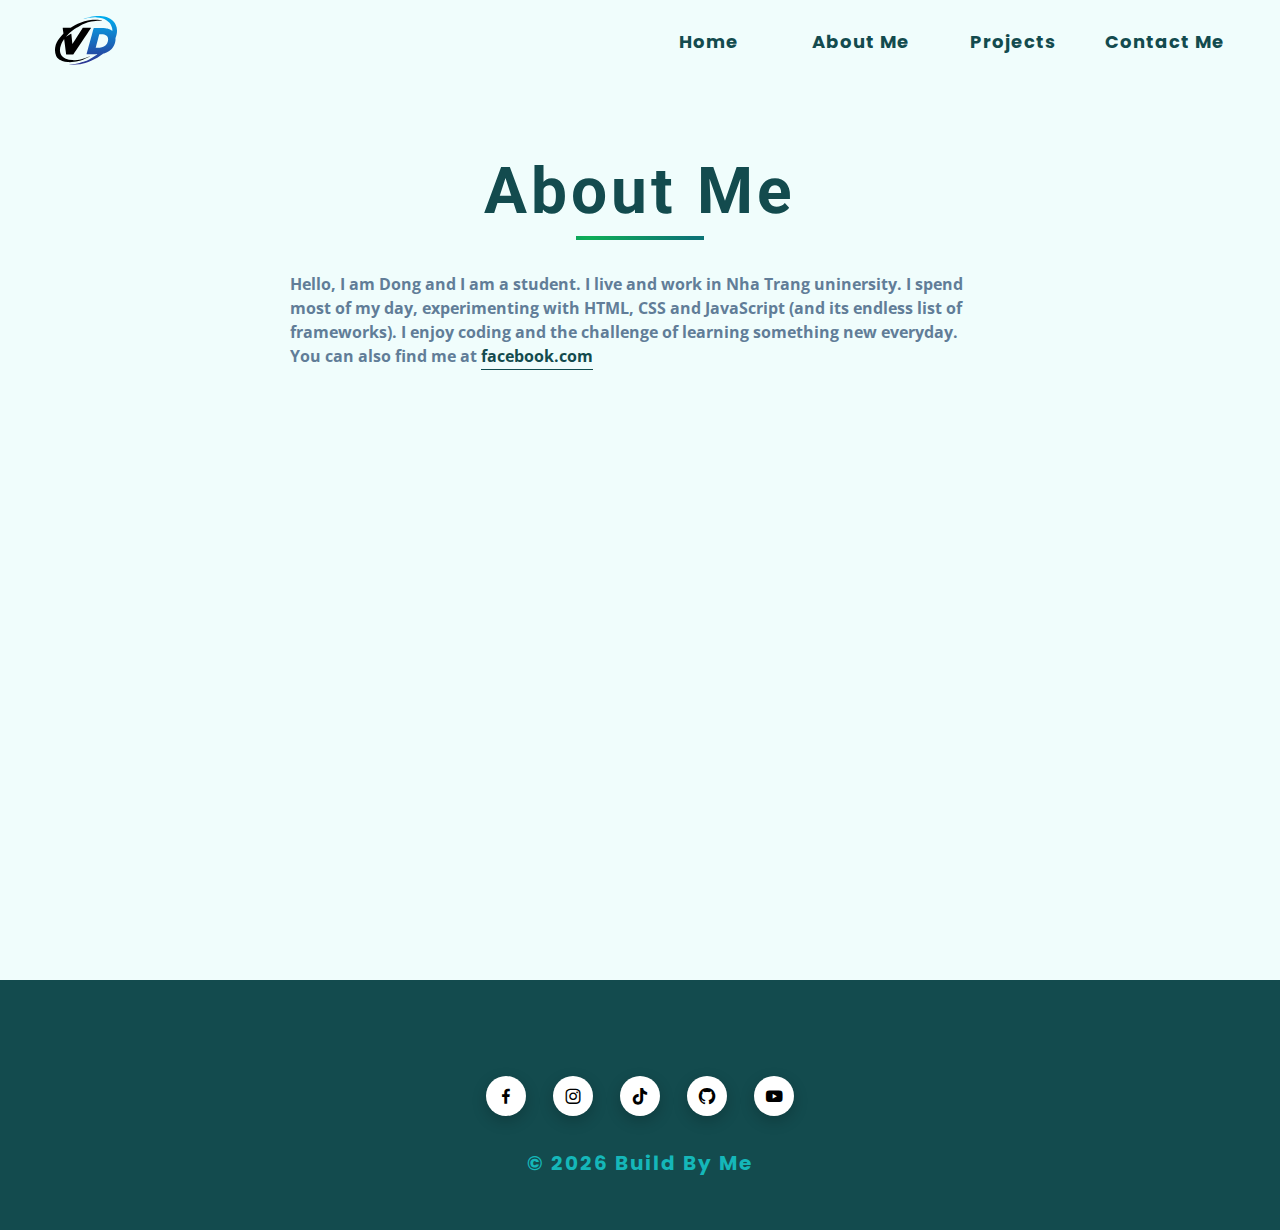
<file: about.html>
<!DOCTYPE html>
<html lang="en">
  <head>
    <meta charset="UTF-8" />
    <meta name="viewport" content="width=device-width, initial-scale=1.0" />
    <link rel="icon" href="images/Artboard 1.svg" type="image/x-icon">
    <title>Info about me 🔥</title>
    <!-- font-awesome -->
    <link
      href="https://unpkg.com/boxicons@2.1.4/css/boxicons.min.css"
      rel="stylesheet"
    />
    <link
      rel="stylesheet"
      href="./fontawesome-free-5.12.1-web/css/all.min.css"
    />
    <!-- phong chữ -->
    <link
      href="https://fonts.googleapis.com/css?family=Lato:100,300,400,700,900"
      rel="stylesheet"
    />
    <link
      href="https://fonts.googleapis.com/css2?family=Poppins:ital,wght@0,200;0,300;0,400;0,500;0,600;0,700;1,200;1,300;1,400;1,500;1,600;1,700&display=swap"
      rel="stylesheet"
    />
     <!-- css -->
     <link rel="stylesheet" href="./css/general.css"/>
     <link rel="stylesheet" href="./css/styles.css"/>
     <link rel="stylesheet" href="./css/queries.css"/>
  </head>

  <body>
    <!-- navbar -->
    <nav class="nav" id="nav">
      <div class="nav-center">
        <!-- nav header -->
        <div class="nav-header">
          <img
            src="./images/Artboard 1.svg"
            style="width: 100%; height: 50px"
            class="nav-logo"
            alt="nav-logo"
          />
          <button class="nav-btn" id="nav-btn">
            <i class="fas fa-bars"></i>
          </button>
        </div>
        <!-- nav links -->
        <ul class="nav-links" id="toplinks">
          <li>
            <a class="nav__link" href="index.html">home</a>
          </li>
          <li>
            <a class="nav__link" href="about.html">about me</a>
          </li>
          <li>
            <a class="nav__link" href="projects.html">projects</a>
          </li>
          <li>
            <a class="nav__link" href="contact.html">contact me</a>
          </li>
        </ul>
      </div>
    </nav>
    <!-- end of navbar -->

    <!-- sidebar -->
    <aside class="sidebar" id="sidebar">
      <div class="">
        <button class="close-btn" id="close-btn">
          <i class="fas fa-times"></i>
        </button>
        <!-- nav links -->
        <ul class="sidebar-links">
          <li>
            <a class="navigation__link" href="index.html"
              ><span>01</span>home page</a
            >
          </li>
          <li>
            <a class="navigation__link" href="about.html"
              ><span>02</span>about me</a
            >
          </li>
          <li>
            <a class="navigation__link" href="projects.html"
              ><span>03</span>projects me</a
            >
          </li>
          <li>
            <a class="navigation__link" href="contact.html"
              ><span>04</span>contact me</a
            >
          </li>
        </ul>
        <!-- social icons -->
        <ul class="social-icons">
          <li class="icon facebook">
            <div class="tooltip">Facebook</div>
            <a
              href="https://www.facebook.com/vandong.ga/"
              target="_blank"
              class="social-icon"
            >
              <i class="bx bxl-facebook"></i>
            </a>
          </li>
          <li class="icon instagram">
            <div class="tooltip">Instagram</div>
            <a
              href="https://www.instagram.com/dongvan31/?igshid=MmIzYWVlNDQ5Yg%3D%3D"
              target="_blank"
              class="social-icon"
            >
              <i class="bx bxl-instagram"></i>
            </a>
          </li>
          <li class="icon tiktok">
            <div class="tooltip">Tiktok</div>
            <a
              href="https://www.tiktok.com/@vandong312?_t=8eCPHw5lFQY&_r=1"
              target="_blank"
              class="social-icon"
            >
              <i class="bx bxl-tiktok"></i>
            </a>
          </li>
          <li class="icon github">
            <div class="tooltip">Github</div>
            <a
              href="https://github.com/dongpy78"
              target="_blank"
              class="social-icon"
            >
              <i class="bx bxl-github"></i>
            </a>
          </li>
          <li class="icon youtobe">
            <div class="tooltip">Youtobe</div>
            <a
              href="https://www.youtube.com/channel/UC6n2i8T3Zun_6kniaVc3b-Q"
              target="_blank"
              class="social-icon"
            >
              <i class="bx bxl-youtube"></i>
            </a>
          </li>
        </ul>
      </div>
    </aside>
    <!-- end of sidebar -->

    <!-- ############## -->
    <!-- ############## -->
    <!-- ############## -->
    <!-- ############## -->

    <section class="section single-page section__about--page">
      <!-- section title -->
      <div class="section-title section__title--page">
        <h1>about me</h1>
        <div class="underline"></div>
      </div>
      <!-- end of section title -->
      <div class="section-center page-info">
        <!-- about page -->
        <p>
          Hello, I am Dong and I am a student. I live and work in Nha Trang
          uninersity. I spend most of my day, experimenting with HTML, CSS and
          JavaScript (and its endless list of frameworks). I enjoy coding and
          the challenge of learning something new everyday. You can also find me
          at
          <a href="https://www.facebook.com/vandong.ga/" target="_blank"
            >facebook.com</a
          >
        </p>
      </div>
    </section>
    <!-- ############## -->
    <!-- ############## -->
    <!-- ############## -->
    <!-- ############## -->
    <!-- footer -->
    <footer class="footer">
      <!-- social icons -->
      <ul class="social-icons">
        <li class="icon facebook">
          <div class="tooltip">Facebook</div>
          <a
            href="https://www.facebook.com/vandong.ga/"
            target="_blank"
            class="social-icon"
          >
            <i class="bx bxl-facebook"></i>
          </a>
        </li>
        <li class="icon instagram">
          <div class="tooltip">Instagram</div>
          <a href="https://www.instagram.com/dongvan31/?igshid=MmIzYWVlNDQ5Yg%3D%3D" target="_blank" class="social-icon">
            <i class="bx bxl-instagram"></i>
          </a>
        </li>
        <li class="icon tiktok">
          <div class="tooltip">Tiktok</div>
          <a
            href="https://www.tiktok.com/@vandong312?_t=8eCPHw5lFQY&_r=1"
            target="_blank"
            class="social-icon"
          >
            <i class="bx bxl-tiktok"></i>
          </a>
        </li>
        <li class="icon github">
          <div class="tooltip">Github</div>
          <a
            href="https://github.com/dongpy78"
            target="_blank"
            class="social-icon"
          >
            <i class="bx bxl-github"></i>
          </a>
        </li>
        <li class="icon youtobe">
          <div class="tooltip">Youtobe</div>
          <a
            href="https://www.youtube.com/channel/UC6n2i8T3Zun_6kniaVc3b-Q"
            target="_blank"
            class="social-icon"
          >
            <i class="bx bxl-youtube"></i>
          </a>
        </li>
      </ul>
      <!-- end of social icon -->

      <p>&copy; <span id="date"></span> Build By Me</p>
      <!-- <p>&copy; <span id="date"></span>Văn Đồng, All rights reserved</p> -->
    </footer>
    <!-- end of footer -->
    <!-- back to top button -->
    <a class="top-link top-link--scroll">
      <i class="bx bx-up-arrow-alt"></i>
    </a>
    <!-- end of back to top button -->

    <script src="./js/app1.js"></script>
  </body>
</html>
</file>
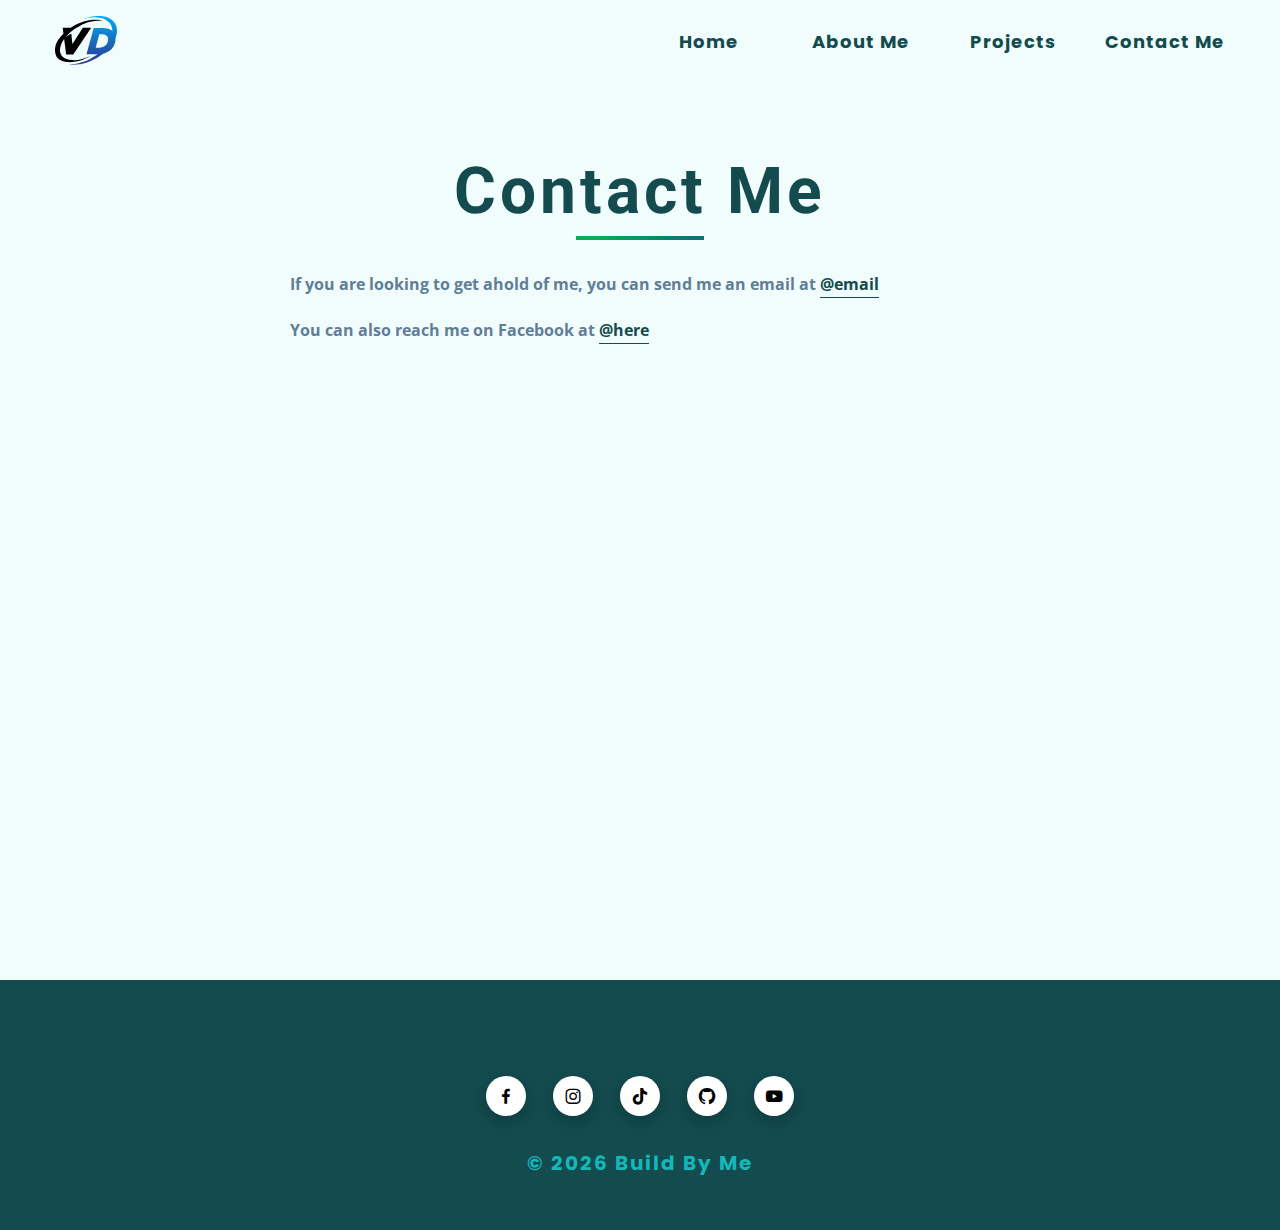
<file: contact.html>
<!DOCTYPE html>
<html lang="en">
  <head>
    <meta charset="UTF-8" />
    <meta name="viewport" content="width=device-width, initial-scale=1.0" />
    <link rel="icon" href="images/Artboard 1.svg" type="image/x-icon">
    <title>Info about me 🔥</title>
    <!-- font-awesome -->
    <link
      href="https://unpkg.com/boxicons@2.1.4/css/boxicons.min.css"
      rel="stylesheet"
    />
    <link
      rel="stylesheet"
      href="./fontawesome-free-5.12.1-web/css/all.min.css"
    />
    <!-- phong chữ -->
    <link
      href="https://fonts.googleapis.com/css?family=Lato:100,300,400,700,900"
      rel="stylesheet"
    />
    <link
      href="https://fonts.googleapis.com/css2?family=Poppins:ital,wght@0,200;0,300;0,400;0,500;0,600;0,700;1,200;1,300;1,400;1,500;1,600;1,700&display=swap"
      rel="stylesheet"
    />
    <!-- css -->
    <link rel="stylesheet" href="./css/general.css"/>
    <link rel="stylesheet" href="./css/styles.css"/>
    <link rel="stylesheet" href="./css/queries.css"/>
  </head>

  <body>
    <!-- navbar -->
    <nav class="nav" id="nav">
      <div class="nav-center">
        <!-- nav header -->
        <div class="nav-header">
          <img
            src="./images/Artboard 1.svg"
            style="width: 100%; height: 50px"
            class="nav-logo"
            alt="nav-logo"
          />
          <button class="nav-btn" id="nav-btn">
            <i class="fas fa-bars"></i>
          </button>
        </div>
        <!-- nav links -->
        <ul class="nav-links">
          <li>
            <a class="nav__link" href="index.html">home</a>
          </li>
          <li>
            <a class="nav__link" href="about.html">about me</a>
          </li>
          <li>
            <a class="nav__link" href="projects.html">projects</a>
          </li>
          <li>
            <a class="nav__link" href="contact.html">contact me</a>
          </li>
        </ul>
      </div>
    </nav>
    <!-- end of navbar -->

    <!-- sidebar -->
    <aside class="sidebar" id="sidebar">
      <div class="">
        <button class="close-btn" id="close-btn">
          <i class="fas fa-times"></i>
        </button>
        <!-- nav links -->
        <ul class="sidebar-links">
          <li>
            <a class="navigation__link" href="index.html"
              ><span>01</span>home page</a
            >
          </li>
          <li>
            <a class="navigation__link" href="about.html"
              ><span>02</span>about me</a
            >
          </li>
          <li>
            <a class="navigation__link" href="projects.html"
              ><span>03</span>projects me</a
            >
          </li>
          <li>
            <a class="navigation__link" href="contact.html"
              ><span>04</span>contact me</a
            >
          </li>
        </ul>
        <!-- social icons -->
        <ul class="social-icons">
          <li class="icon facebook">
            <div class="tooltip">Facebook</div>
            <a
              href="https://www.facebook.com/vandong.ga/"
              target="_blank"
              class="social-icon"
            >
              <i class="bx bxl-facebook"></i>
            </a>
          </li>
          <li class="icon instagram">
            <div class="tooltip">Instagram</div>
            <a href="https://www.twitter.com" class="social-icon">
              <i class="bx bxl-instagram"></i>
            </a>
          </li>
          <li class="icon tiktok">
            <div class="tooltip">Tiktok</div>
            <a
              href="https://www.tiktok.com/@vandong312?_t=8eCPHw5lFQY&_r=1"
              target="_blank"
              class="social-icon"
            >
              <i class="bx bxl-tiktok"></i>
            </a>
          </li>
          <li class="icon github">
            <div class="tooltip">Github</div>
            <a
              href="https://github.com/dongpy78"
              target="_blank"
              class="social-icon"
            >
              <i class="bx bxl-github"></i>
            </a>
          </li>
          <li class="icon youtobe">
            <div class="tooltip">Youtobe</div>
            <a
              href="https://www.youtube.com/channel/UC6n2i8T3Zun_6kniaVc3b-Q"
              target="_blank"
              class="social-icon"
            >
              <i class="bx bxl-youtube"></i>
            </a>
          </li>
        </ul>
      </div>
    </aside>
    <!-- end of sidebar -->

    <!-- ############## -->
    <!-- ############## -->
    <!-- ############## -->
    <!-- ############## -->

    <section class="section single-page section__about--page">
      <!-- section title -->
      <div class="section-title section__title--page">
        <h1>Contact Me</h1>
        <div class="underline"></div>
      </div>
      <!-- end of section title -->
      <div class="section-center page-info">
        <!-- contact page-->
        <p>
          If you are looking to get ahold of me, you can send me an email at
          <a href="vandong78py@gmail.com" target="_blank">@email</a>
        </p>
        <p>
          You can also reach me on Facebook at
          <a href="https://www.facebook.com/vandong.ga/">@here </a>
        </p>
      </div>
    </section>
    <!-- ############## -->
    <!-- ############## -->
    <!-- ############## -->
    <!-- ############## -->
    <!-- footer -->
    <footer class="footer">
      <!-- social icons -->
      <ul class="social-icons">
        <li class="icon facebook">
          <div class="tooltip">Facebook</div>
          <a
            href="https://www.facebook.com/vandong.ga/"
            target="_blank"
            class="social-icon"
          >
            <i class="bx bxl-facebook"></i>
          </a>
        </li>
        <li class="icon instagram">
          <div class="tooltip">Instagram</div>
          <a href="https://www.twitter.com" class="social-icon">
            <i class="bx bxl-instagram"></i>
          </a>
        </li>
        <li class="icon tiktok">
          <div class="tooltip">Tiktok</div>
          <a
            href="https://www.tiktok.com/@vandong312?_t=8eCPHw5lFQY&_r=1"
            target="_blank"
            class="social-icon"
          >
            <i class="bx bxl-tiktok"></i>
          </a>
        </li>
        <li class="icon github">
          <div class="tooltip">Github</div>
          <a
            href="https://github.com/dongpy78"
            target="_blank"
            class="social-icon"
          >
            <i class="bx bxl-github"></i>
          </a>
        </li>
        <li class="icon youtobe">
          <div class="tooltip">Youtobe</div>
          <a
            href="https://www.youtube.com/channel/UC6n2i8T3Zun_6kniaVc3b-Q"
            target="_blank"
            class="social-icon"
          >
            <i class="bx bxl-youtube"></i>
          </a>
        </li>
      </ul>
      <!-- end of social icon -->

      <!-- <p>&copy; <span id="date"></span>Văn Đồng, All rights reserved</p> -->
      <p>&copy; <span id="date"></span> Build By Me</p>
    </footer>
    <!-- end of footer -->

    <!-- back to top button -->
    <a class="top-link top-link--scroll">
      <i class="bx bx-up-arrow-alt"></i>
    </a>
    <!-- end of back to top button -->

    <script src="./js/app1.js"></script>
  </body>
</html>
</file>
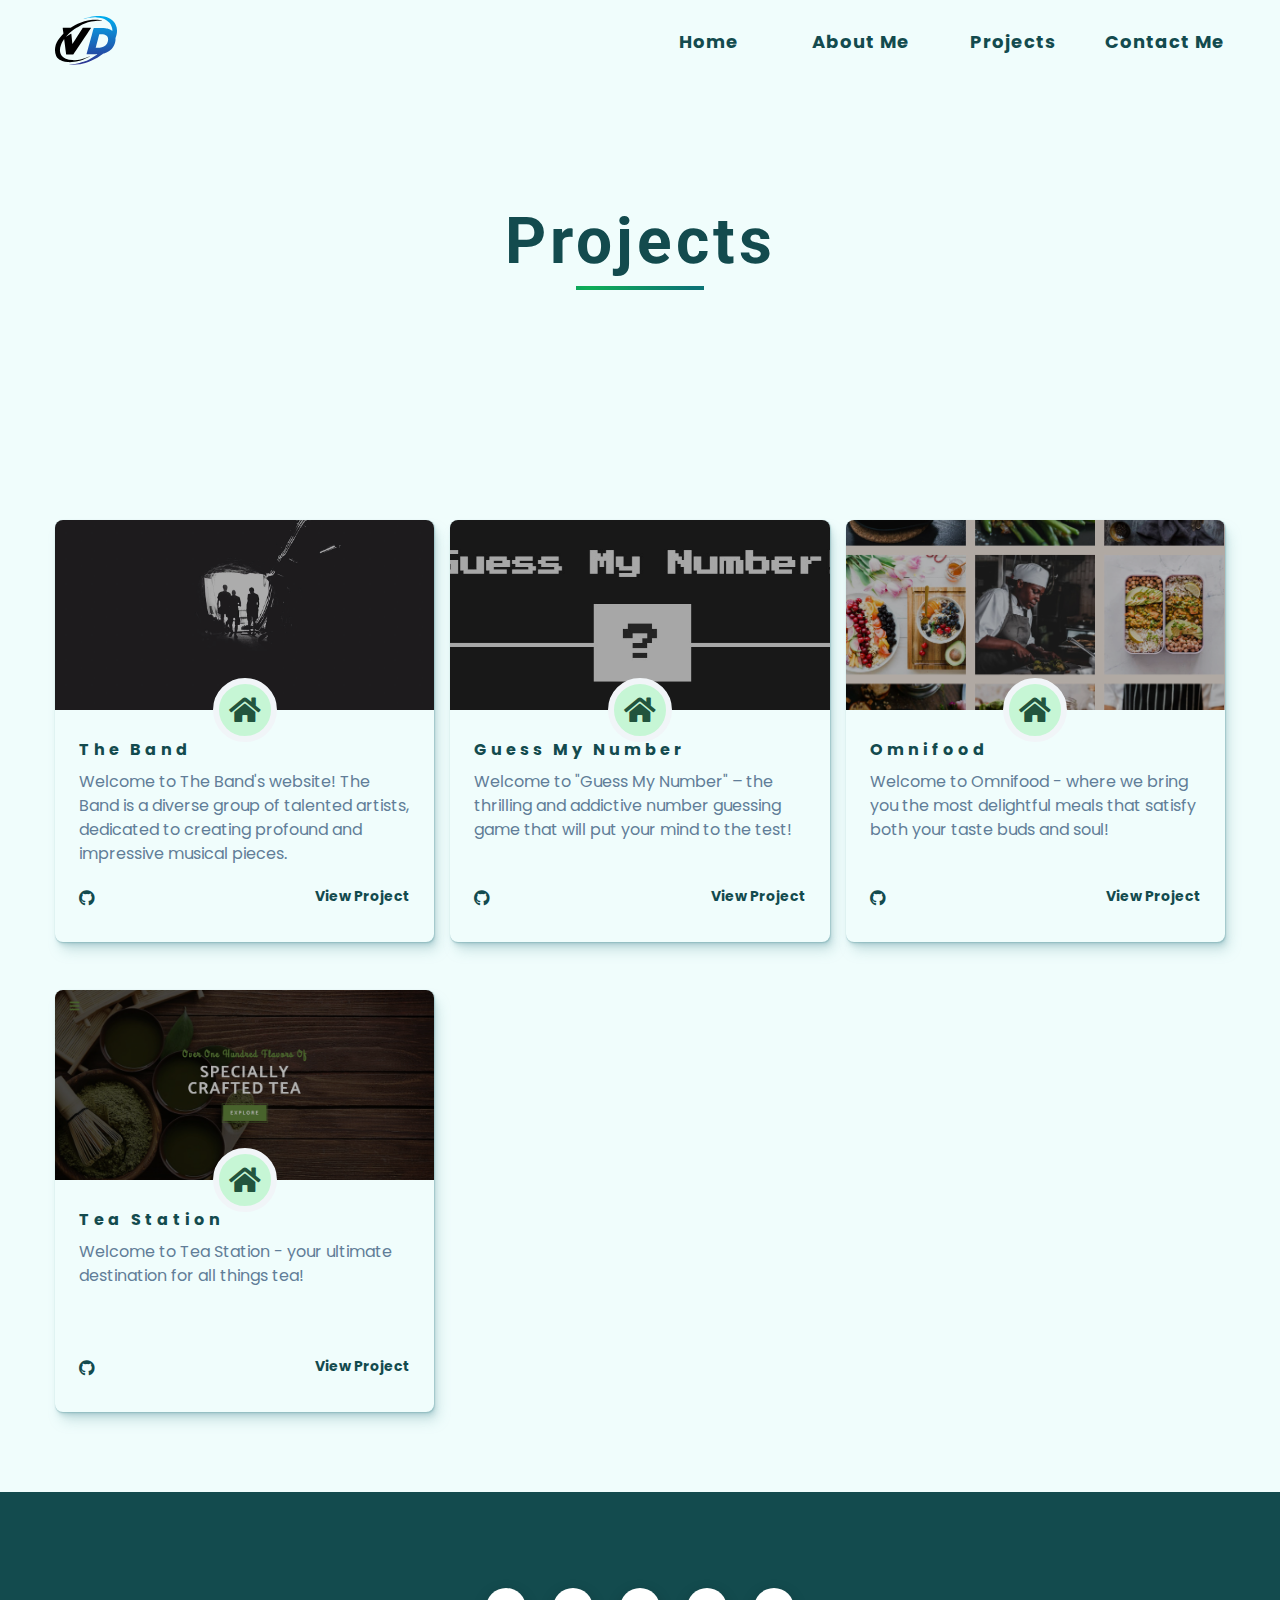
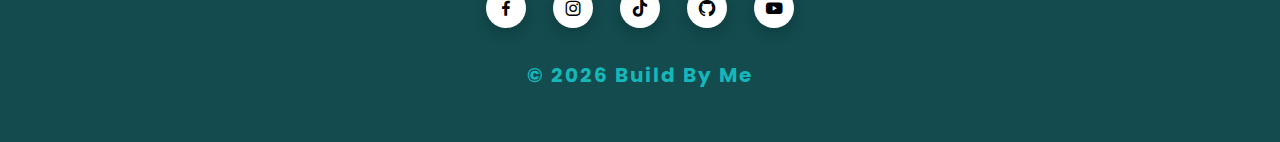
<file: projects.html>
<!DOCTYPE html>
<html lang="en">
  <head>
    <meta charset="UTF-8" />
    <meta name="viewport" content="width=device-width, initial-scale=1.0" />
    <link rel="icon" href="images/Artboard 1.svg" type="image/x-icon">
    <title>Info about me 🔥</title>
    <!-- font-awesome -->
    <link
      href="https://unpkg.com/boxicons@2.1.4/css/boxicons.min.css"
      rel="stylesheet"
    />
    <link
      rel="stylesheet"
      href="./fontawesome-free-5.12.1-web/css/all.min.css"
    />
    <!-- phong chữ -->
    <link
      href="https://fonts.googleapis.com/css?family=Lato:100,300,400,700,900"
      rel="stylesheet"
    />
    <link
      href="https://fonts.googleapis.com/css2?family=Poppins:ital,wght@0,200;0,300;0,400;0,500;0,600;0,700;1,200;1,300;1,400;1,500;1,600;1,700&display=swap"
      rel="stylesheet"
    />
    <!-- css -->
    <link rel="stylesheet" href="./css/general.css"/>
    <link rel="stylesheet" href="./css/styles.css"/>
    <link rel="stylesheet" href="./css/queries.css"/>
  </head>

  <body>
    <!-- navbar -->
    <nav class="nav" id="nav">
      <div class="nav-center">
        <!-- nav header -->
        <div class="nav-header">
          <img
            src="./images/Artboard 1.svg"
            style="width: 100%; height: 50px"
            class="nav-logo"
            alt="nav-logo"
          />
          <button class="nav-btn" id="nav-btn">
            <i class="fas fa-bars"></i>
          </button>
        </div>
        <!-- nav links -->
        <ul class="nav-links">
          <li>
            <a class="nav__link" href="index.html">home</a>
          </li>
          <li>
            <a class="nav__link" href="about.html">about me</a>
          </li>
          <li>
            <a class="nav__link" href="projects.html">projects</a>
          </li>
          <li>
            <a class="nav__link" href="contact.html">contact me</a>
          </li>
        </ul>
      </div>
    </nav>
    <!-- end of navbar -->

    <!-- sidebar -->
    <aside class="sidebar" id="sidebar">
      <div class="">
        <button class="close-btn" id="close-btn">
          <i class="fas fa-times"></i>
        </button>
        <!-- nav links -->
        <ul class="sidebar-links">
          <li>
            <a class="navigation__link" href="index.html"
              ><span>01</span>home page</a
            >
          </li>
          <li>
            <a class="navigation__link" href="about.html"
              ><span>02</span>about me</a
            >
          </li>
          <li>
            <a class="navigation__link" href="projects.html"
              ><span>03</span>projects me</a
            >
          </li>
          <li>
            <a class="navigation__link" href="contact.html"
              ><span>04</span>contact me</a
            >
          </li>
        </ul>
        <!-- social icons -->
        <ul class="social-icons">
          <li class="icon facebook">
            <div class="tooltip">Facebook</div>
            <a
              href="https://www.facebook.com/vandong.ga/"
              target="_blank"
              class="social-icon"
            >
              <i class="bx bxl-facebook"></i>
            </a>
          </li>
          <li class="icon instagram">
            <div class="tooltip">Instagram</div>
            <a
              href="https://www.instagram.com/dongvan31/?igshid=MmIzYWVlNDQ5Yg%3D%3D"
              target="_blank"
              class="social-icon"
            >
              <i class="bx bxl-instagram"></i>
            </a>
          </li>
          <li class="icon tiktok">
            <div class="tooltip">Tiktok</div>
            <a
              href="https://www.tiktok.com/@vandong312?_t=8eCPHw5lFQY&_r=1"
              target="_blank"
              class="social-icon"
            >
              <i class="bx bxl-tiktok"></i>
            </a>
          </li>
          <li class="icon github">
            <div class="tooltip">Github</div>
            <a
              href="https://github.com/dongpy78"
              target="_blank"
              class="social-icon"
            >
              <i class="bx bxl-github"></i>
            </a>
          </li>
          <li class="icon youtobe">
            <div class="tooltip">Youtobe</div>
            <a
              href="https://www.youtube.com/channel/UC6n2i8T3Zun_6kniaVc3b-Q"
              target="_blank"
              class="social-icon"
            >
              <i class="bx bxl-youtube"></i>
            </a>
          </li>
        </ul>
      </div>
    </aside>
    <!-- end of sidebar -->
    <!-- ############## -->
    <!-- ############## -->
    <!-- ############## -->
    <!-- ############## -->
    <header class="projects-hero project__hero--page">
      <!-- section title -->
      <div class="section-title section__title--page">
        <h1>Projects</h1>
        <div class="underline"></div>
      </div>
      <!-- end of section title -->
    </header>

    <section class="section section__about--page">
      <div class="section-center projects-page-center">
        <!-- single project -->
        <article class="single-project">
          <div class="project-container">
            <img src="./images/theband.jpg" alt="single project" />
            <a class="project-icon" href="index.html">
              <i class="fas fa-home"></i>
            </a>
          </div>
          <div class="project-details">
            <h4>the band</h4>
            <p>
              Welcome to The Band's website! The Band is a diverse group of
              talented artists, dedicated to creating profound and impressive
              musical pieces.
            </p>
            <div class="project-footer">
              <span>
                <i class="fab fa-github"></i>
              </span>
              <a href="https://dongpy78.github.io/" target="_blank"
                >view project</a
              >
            </div>
          </div>
        </article>
        <!-- end of single project -->
        <!-- single project -->
        <article class="single-project">
          <div class="project-container">
            <img src="./images/guessnumber.jpg" alt="single project" />
            <a class="project-icon" href="index.html">
              <i class="fas fa-home"></i>
            </a>
          </div>
          <div class="project-details">
            <h4>Guess My Number</h4>
            <p>
              Welcome to "Guess My Number" – the thrilling and addictive number
              guessing game that will put your mind to the test!
            </p>
            <div class="project-footer">
              <span>
                <i class="fab fa-github"></i>
              </span>
              <a href="https://gamedoanso.netlify.app/" target="_blank"
                >view project</a
              >
            </div>
          </div>
        </article>
        <!-- end of single project -->
        <!-- single project -->
        <article class="single-project">
          <div class="project-container">
            <img src="./images/omnifood.jpg" alt="single project" />
            <a class="project-icon" href="index.html">
              <i class="fas fa-home"></i>
            </a>
          </div>
          <div class="project-details">
            <h4>Omnifood</h4>
            <p>
              Welcome to Omnifood - where we bring you the most delightful meals
              that satisfy both your taste buds and soul!
            </p>
            <div class="project-footer">
              <span>
                <i class="fab fa-github"></i>
              </span>
              <a href="https://omnifood-web-of-my.netlify.app/" target="_blank"
                >view project</a
              >
            </div>
          </div>
        </article>
        <!-- end of single project -->
        <!-- single project -->
        <article class="single-project">
          <div class="project-container">
            <img src="./images/tea-project.jpg" alt="single project" />
            <a class="project-icon" href="index.html">
              <i class="fas fa-home"></i>
            </a>
          </div>
          <div class="project-details">
            <h4>Tea Station</h4>
            <p>
              Welcome to Tea Station - your ultimate destination for all things
              tea!
            </p>
            <div class="project-footer">
              <span>
                <i class="fab fa-github"></i>
              </span>
              <a href="https://teaproject-me.netlify.app/" target="_blank"
                >view project</a
              >
            </div>
          </div>
        </article>
        <!-- end of single project -->
      </div>
    </section>
    <!-- ############## -->
    <!-- ############## -->
    <!-- ############## -->
    <!-- ############## -->
    <!-- footer -->
    <footer class="footer">
      <!-- social icons -->
      <ul class="social-icons">
        <li class="icon facebook">
          <div class="tooltip">Facebook</div>
          <a
            href="https://www.facebook.com/vandong.ga/"
            target="_blank"
            class="social-icon"
          >
            <i class="bx bxl-facebook"></i>
          </a>
        </li>
        <li class="icon instagram">
          <div class="tooltip">Instagram</div>
          <a href="https://www.twitter.com" target="_blank" class="social-icon">
            <i class="bx bxl-instagram"></i>
          </a>
        </li>
        <li class="icon tiktok">
          <div class="tooltip">Tiktok</div>
          <a
            href="https://www.tiktok.com/@vandong312?_t=8eCPHw5lFQY&_r=1"
            target="_blank"
            class="social-icon"
          >
            <i class="bx bxl-tiktok"></i>
          </a>
        </li>
        <li class="icon github">
          <div class="tooltip">Github</div>
          <a
            href="https://github.com/dongpy78"
            target="_blank"
            class="social-icon"
          >
            <i class="bx bxl-github"></i>
          </a>
        </li>
        <li class="icon youtobe">
          <div class="tooltip">Youtobe</div>
          <a
            href="https://www.youtube.com/channel/UC6n2i8T3Zun_6kniaVc3b-Q"
            target="_blank"
            class="social-icon"
          >
            <i class="bx bxl-youtube"></i>
          </a>
        </li>
      </ul>
      <!-- end of social icon -->

      <!-- <p>&copy; <span id="date"></span>Văn Đồng, All rights reserved</p> -->
      <p>&copy; <span id="date"></span> Build By Me</p>
    </footer>
    <!-- end of footer -->

    <!-- back to top button -->
    <a class="top-link top-link--scroll">
      <i class="bx bx-up-arrow-alt"></i>
    </a>
    <!-- end of back to top button -->

    <script src="./js/app1.js"></script>
  </body>
</html>
</file>
<file: css/general.css>
/*
=============== 
Fonts
===============
*/
@import url('https://fonts.googleapis.com/css?family=Open+Sans|Roboto:400,700&display=swap');

/*
=============== 
Variables
===============
*/

:root {
  /* dark shades of primary color*/
  --clr-primary-1: hsl(43, 86%, 17%);
  --clr-primary-2: hsl(43, 77%, 27%);
  --clr-primary-3: hsl(43, 72%, 37%);
  --clr-primary-4: hsl(42, 63%, 48%);
  /* primary/main color */

  --color-primary: #5ec576;
  --color-secondary: #ffcb03;
  --color-tertiary: #ff585f;
  --color-primary-darker: #4bbb7d;
  --color-secondary-darker: #ffbb00;
  --color-tertiary-darker: #fd424b;
  --color-primary-opacity: #5ec5763a;
  --color-secondary-opacity: #ffcd0331;
  --color-tertiary-opacity: #ff58602d;
  --gradient-primary: linear-gradient(to top left, #39b385, #9be15d);
  --gradient-secondary: linear-gradient(to top left, #ffb003, #ffcb03);

  --clr-primary-bg-main: #f0fdfc;
  --clr-primary-name-1: #0e8f93;
  --clr-primary-name-2: #134b4e;

  --clr-text--1: #107276;
  --clr-text--2: #ccfbf7;

  --clr-primary-5: hsl(42, 78%, 60%);
  /* lighter shades of primary color */
  --clr-primary-6: hsl(43, 89%, 70%);
  --clr-primary-7: hsl(43, 90%, 76%);
  --clr-primary-8: hsl(45, 86%, 81%);
  --clr-primary-9: hsl(45, 90%, 88%);
  --clr-primary-10: hsl(45, 100%, 96%);
  /* darkest grey - used for headings */
  --clr-grey-1: hsl(209, 61%, 16%);
  --clr-grey-2: hsl(211, 39%, 23%);
  --clr-grey-3: hsl(209, 34%, 30%);
  --clr-grey-4: hsl(209, 28%, 39%);
  /* grey used for paragraphs */
  --clr-grey-5: hsl(210, 22%, 49%);
  --clr-grey-6: hsl(209, 23%, 60%);
  --clr-grey-7: hsl(211, 27%, 70%);
  --clr-grey-8: hsl(210, 31%, 80%);
  --clr-grey-9: hsl(212, 33%, 89%);
  --clr-grey-10: hsl(210, 36%, 96%);
  --clr-white: #fff;
  --ff-primary: 'Roboto', sans-serif;
  --ff-secondary: 'Open Sans', sans-serif;
  --transition: all 0.3s linear;
  --spacing: 0.25rem;
  --radius: 0.5rem;
  --light-shadow: 0 5px 15px rgba(0, 0, 0, 0.1);
  --dark-shadow: 0 5px 15px rgba(0, 0, 0, 0.2);
  --max-width: 1170px;
}
/*
=============== 
Global Styles
===============
*/

*,
::after,
::before {
  margin: 0;
  padding: 0;
  box-sizing: border-box;
}
body {
  font-family: var(--ff-secondary);
  background: var(--clr-white);
  color: var(--clr-grey-1);
  line-height: 1.5;
  font-size: 0.875rem;
}
ul {
  list-style-type: none;
}
a {
  text-decoration: none;
}
img:not(.nav-logo) {
  width: 100%;
  display: block;
}

h1,
h2,
h3,
h4 {
  letter-spacing: var(--spacing);
  text-transform: capitalize;
  line-height: 1.25;
  margin-bottom: 0.75rem;
  font-family: var(--ff-primary);
}
h1 {
  font-size: 3rem;
}
h2 {
  font-size: 2rem;
}
h3 {
  font-size: 1.25rem;
}
h4 {
  font-size: 0.875rem;
}
p {
  margin-bottom: 1.25rem;
  color: var(--clr-grey-5);
}

.mt-1-rem {
  margin-top: 16px;
}

@media screen and (min-width: 800px) {
  h1 {
    font-size: 4rem;
  }
  h2 {
    font-size: 2.5rem;
  }
  h3 {
    font-size: 1.75rem;
  }
  h4 {
    font-size: 1rem;
  }
  body {
    font-size: 1rem;
  }
  h1,
  h2,
  h3,
  h4 {
    line-height: 1;
  }
}
/*  global classes */

.btn {
  text-transform: uppercase;
  /* background: var(--clr-primary-5); */
  /* color: var(--clr-primary-1); */
  color: var(--clr-primary-name-2);
  padding: 0.375rem 0.75rem;
  letter-spacing: var(--spacing);
  display: inline-block;
  font-weight: 700;
  transition: var(--transition);
  font-size: 0.875rem;
  border: 2px solid transparent;
  cursor: pointer;
  box-shadow: 0 1px 3px rgba(0, 0, 0, 0.2);
  border-radius: var(--radius);
}

.btn:hover {
  /* color: var(--clr-primary-1); */
  /* background: var(--clr-primary-7); */
  background-color: var(--clr-text--2);
}



.hide {
  display: none;
}

/* CSS để ẩn các phần tử */
.animateintro .hidden {
  opacity: 0;
  transition: opacity 1s ease; /* Thêm hiệu ứng chuyển đổi */
}


/* section */
.section {
  padding: 5rem 0;
  transition: transform 1s, opacity 1s;
}

.section--hidden {
  opacity: 0;
  transform: translateY(8rem);
}

.section-center {
  width: 90vw;
  margin: 0 auto;
  max-width: 1170px;
}

@media screen and (min-width: 992px) {
  .section-center {
    width: 95vw;
  }
}
/* added during recording */
.underline {
  width: 8rem;
  height: 0.22rem;
  margin-bottom: 1.25rem;
  /* background-color: var(--clr-primary-5); */
  margin-left: auto;
  margin-right: auto;

  background-image: radial-gradient(
    circle farthest-corner at 10% 20%,
    rgba(14, 174, 87, 1) 0%,
    rgba(12, 116, 117, 1) 90%
  );
}

.section-title {
  margin-bottom: 4rem;
  text-align: center;
}

.bg-grey {
  background-color: var(--clr-grey-10);
}

/* fixed navbar */
.navbar-fixed {
  position: fixed;
  top: 0;
  left: 0;
  width: 100%;
  /* background-color: var(--clr-white); */
  background-color: var(--clr-primary-bg-main);
  z-index: 2000;
  box-shadow: var(--light-shadow);
}
</file>
<file: css/styles.css>
/*
=============== 
Navbar
===============
*/
.nav-links {
  display: none;
}

.nav {
  height: 5rem;
  padding: 1rem;
  display: grid;
  align-items: center;
  transition: var(--transition);
  background-color: var(--clr-primary-bg-main);
}

.nav-center {
  width: 100%;
  max-width: 1170px;
  margin: 0 auto;
}

.nav-header {
  display: grid;
  /* grid-template-columns: auto-fill repeat(auto 1fr) ; */
  grid-template-columns: minmax(min-content, auto) 1fr;
  align-items: center;
}

.nav-btn {
  background: transparent;
  border-color: transparent;
  color: var(--clr-primary-name-2);
  font-size: 2rem;
  cursor: pointer;
  justify-self: end;
}


/*
=============== 
Sidebar
===============
*/
.sidebar {
  position: fixed;
  top: 0;
  height: 0;
  width: 100%;
  height: 100%;
  /* background-color: var(--clr-grey-10); */

  /* background-image: radial-gradient(#7ed56f, #28b485); */

  /* background-image: linear-gradient(120deg, #84fab0 0%, #8fd3f4 100%); */
  /* background-image: linear-gradient(-225deg, #FFFEFF 0%, #D7FFFE 100%); */
  background-image: linear-gradient(-225deg, #b7f8db 0%, #50a7c2 100%);

  z-index: 3000;
  display: grid;
  /* align-items: center;
  justify-content: center; */
  place-items: center;
  transition: var(--transition);
  /* add later */
  transform: translateX(-100%);
}

.show-sidebar {
  transform: translateX(0);
}

.sidebar-links {
  text-align: center;
}

.sidebar-links a {
  font-size: 2rem;
  text-transform: capitalize;
  transition: var(--transition);
  color: var(--clr-grey-5);
  letter-spacing: var(--spacing);
  display: inline-block;
  margin-bottom: 1.5rem;
}

.social-icons {
  /* display: grid; */
  display: flex;
  gap: 1.2rem;
  justify-content: center;

  margin-top: 4rem;
  /* width: 20rem; */
  /* grid-template-columns: repeat(5, 1fr); */
  justify-items: center;

  position: relative;
  z-index: 2;
  cursor: pointer;
}

.social-icons .icon {
  margin: 0 4px;
  cursor: pointer;
  display: flex;
  align-items: center;
  justify-content: center;
  flex-direction: column;
  cursor: pointer;
  transition: all 0.5s cubic-bezier(0.68, -0.55, 0.265, 1.55);
}

.social-icons .icon a {
  position: relative;
  height: 40px;
  width: 40px;
  display: block;
  background-color: var(--clr-white);
  box-shadow: var(--dark-shadow);
  border-radius: 50%;
  z-index: 2;
  text-align: center;
}

.social-icons .icon a i {
  font-size: 20px;
  line-height: 40px;
  color: #000;
}

.social-icons .icon:hover a i {
  color: var(--clr-white);
}

.social-icons .icon .tooltip {
  position: absolute;
  top: -42px;
  background-color: var(--clr-white);
  color: var(--clr-white);
  box-shadow: var(--dark-shadow);
  font-size: 14px;
  padding: 6px 14px;
  border-radius: 25px;
  opacity: 0;
  pointer-events: none;
  font-weight: bold;
  letter-spacing: 0.8px;
}

.social-icons .icon:hover .tooltip {
  opacity: 1;
  pointer-events: auto;
}

.social-icons .icon .tooltip::before {
  position: absolute;
  content: '';
  height: 10px;
  width: 10px;
  background-color: var(--clr-white);
  bottom: -3px;
  left: 50%;
  transform: translateX(-50%) rotate(45deg);
}

.social-icons .icon:hover a,
.social-icons .icon:hover .tooltip {
  text-shadow: 0px -1px 0px rgba(0, 0, 0, 0.4);
}

.social-icons .facebook:hover a,
.social-icons .facebook:hover .tooltip,
.social-icons .facebook:hover .tooltip::before {
  background-color: #3b5999;
}

.social-icons .instagram:hover a,
.social-icons .instagram:hover .tooltip,
.social-icons .instagram:hover .tooltip::before {
  background-color: #e1306c;
}

.social-icons .tiktok:hover a,
.social-icons .tiktok:hover .tooltip,
.social-icons .tiktok:hover .tooltip::before {
  background-color: #000;
}

.social-icons .github:hover a,
.social-icons .github:hover .tooltip,
.social-icons .github:hover .tooltip::before {
  background-color: #333;
}

.social-icons .youtobe:hover a,
.social-icons .youtobe:hover .tooltip,
.social-icons .youtobe:hover .tooltip::before {
  background-color: #de463b;
}

.close-btn {
  position: absolute;
  top: 1rem;
  right: 1rem;
  font-size: 3rem;
  background-color: transparent;
  border: transparent;
  transition: var(--transition);
  color: #bb2525;
  cursor: pointer;
}

.close-btn:hover {
  color: #e66b6b;
  transform: rotate(360deg);
}

.sidebar-links li {
  text-align: left;
}

.navigation__link:link,
.navigation__link:visited {
  font-family: 'Lato', sans-serif;

  display: inline-block;
  padding: 1rem 2rem;
  font-size: 24px;
  font-weight: 300;
  color: var(--clr-white);

  /* color: var(--clr-primary-3); */
  text-transform: uppercase;
  background-image: linear-gradient(
    120deg,
    transparent 0%,
    transparent 50%,
    #fff 50%
  );
  background-size: 220%;
  transition: all 0.4s;
}

.navigation__link span {
  margin-right: 1.5rem;
  display: inline-block;
}

.navigation__link:hover,
.navigation__link:active {
  background-position: 100%;
  /* color: var(--clr-primary-5); */
  color: var(--clr-primary-name-2);
  transform: translateX(1rem);
}

/*
=============== 
Hero
===============
*/

/* underline added to globals */
.hero .underline {
  margin-bottom: 0.5rem;
  margin-left: 0;
}

.hero-img {
  position: relative;
  display: none;
}

.hero {
  /* background-color: var(--clr-primary-10); */
  background-color: var(--clr-primary-bg-main);
}

.animateintro {
  font-size: 45px;
  font-weight: 800;
  line-height: 67.5px;
  font-family: 'Lato', sans-serif;
  letter-spacing: 2px;
}

.intro-1 {
  color: var(--clr-primary-name-2);
}

.intro-2 {
  color: var(--clr-primary-name-1);
}

.hero-center {
  min-height: calc(100vh - 5rem);
  display: grid;
  place-items: center;
}

.hero-info h2 {
  font-family: 'Poppins', sans-serif;
  font-size: 24px;
  font-weight: 300;
  line-height: 36px;
  margin: 8px 0 0;
  color: var(--clr-text--1);
  letter-spacing: 0;
}

.hero-icons {
  justify-items: start;
}

.hero-btn {
  text-transform: none;
  letter-spacing: 2px;
  margin-top: 1.25rem;
}

.hero-photo {
  max-width: 20rem;
  max-height: 30rem;
  -o-object-fit: cover;
  object-fit: cover;
  border-radius: var(--radius);
  position: relative;
  box-shadow: rgba(126, 175, 180, 0.36) 0.3px 0.5px 0.7px,
  rgba(126, 175, 180, 0.36) 0.8px 1.6px 2px -0.8px,
  rgba(126, 175, 180, 0.36) 2.1px 4.1px 5.2px -1.7px,
  rgba(126, 175, 180, 0.36) 5px 10px 12.6px -2.5px;
}



/*
=============== 
About
===============
*/
/* section title added to globals */
.about {
  background-color: var(--clr-primary-bg-main);
}

.about-title {
  text-align: left;
  margin-bottom: 2rem;
}

.about-title .underline {
  margin-left: 0;
}

.about-center {
  display: grid;
  gap: 3rem 2rem;
}

.about-img {
  justify-self: center;
}

.about-title h2 {
  font-family: 'Poppins', sans-serif;
  font-size: 36px;
  font-weight: 700;
  line-height: 54px;
  color: var(--clr-primary-name-2);
  letter-spacing: 1px;
  text-transform: none;
}

.about-des {
  font-family: 'Poppins', sans-serif;
  transform: skewX(-12deg);
  background-color: var(--clr-text--2);
  padding: 0 10px;
  font-weight: 400;
}

.about-des p {
  padding: 8px;
  transform: skewX(12deg);
}



/* section title added to globals */

/*
=============== 
Services
===============
*/
/* small screen layout setup */
/* bg-grey in globals */
.services {
  background-color: var(--clr-primary-bg-main);
}

.services h2 {
  color: var(--clr-primary-name-2);
}

.service {
  background-color: var(--clr-white);
  padding: 3rem 1.5rem;
  margin-bottom: 2rem;
  border-radius: var(--radius);
  text-align: center;
  transition: all 0.4s;
}

.service-icon {
  font-size: 2rem;
  margin-bottom: 1.5rem;
}

.service .underline {
  width: 3rem;
  height: 0.12rem;
  transition: var(--transition);
}

.service p {
  transition: var(--transition);
}

.service:hover {
  background-color: var(--clr-primary-5);
  color: var(--clr-white);

  transform: translateY(-0.8rem);
}

.service:hover p {
  color: var(--clr-white);
}

.service:hover .underline {
  color: var(--clr-white);
}



/*
=============== 
Projects
===============
*/
.projects {
  background-color: var(--clr-primary-bg-main);
}

.projects h2 {
  color: var(--clr-primary-name-2);
}

.project-text {
  font-family: 'Poppins', sans-serif;
  width: 85vw;
  max-width: 30rem;
  font-weight: 500;
  margin: 0 auto;
}

.project {
  position: relative;
  /* background-color: var(--clr-text--);  */
  background-image: linear-gradient(60deg, #96deda 0%, #50c9c3 100%);

  border-radius: var(--radius);
  margin-bottom: 2rem;
  /* box-shadow: rgba(126, 175, 180, 0.36) 0.3px 0.5px 0.7px,
  rgba(126, 175, 180, 0.36) 0.8px 1.6px 2px -0.8px,
  rgba(126, 175, 180, 0.36) 2.1px 4.1px 5.2px -1.7px,
  rgba(126, 175, 180, 0.36) 5px 10px 12.6px -2.5px; */
  box-shadow: var(--dark-shadow);
}

.project-info {
  font-family: 'Poppins', sans-serif;
  text-align: center;
  color: var(--clr-white);
  position: absolute;
  top: 50%;
  left: 50%;
  transform: translate(-50%, -50%);
  transition: var(--transition);
  opacity: 0;
}

.project-info p {
  font-family: 'Poppins', sans-serif;
  /* text-transform: capitalize; */
  color: var(--clr-white);
  font-weight: 500;
  /* font-weight: bold; */
}

.project:hover .project-info {
  opacity: 1;
}

.project-img {
  transition: var(--transition);
  border-radius: var(--radius);
  height: 15rem;
  -o-object-fit: cover;
  object-fit: cover;
  filter: brightness(70%);
}

.project:hover .project-img {
  opacity: 0.1;
}

.project::after {
  content: ' ';
  position: absolute;
  top: 0;
  left: 0;
  width: 100%;
  height: 100%;
  border: 0.25rem solid var(--clr-white);
  border-radius: var(--radius);
  transition: var(--transition);
  opacity: 0;
}

.project:hover::after {
  opacity: 1;
  transform: scale(0.8);
}



/*
=============== 
Connect
===============
*/
.connect {
  min-height: 40vh;
  position: relative;
  padding: 10rem 0 5rem 0;
  margin: 5rem 0;
}

.video-container {
  position: absolute;
  top: 0;
  left: 0;
  width: 100%;
  height: 100%;
  -o-object-fit: cover;
  object-fit: cover;
  z-index: -2;
}

.connect::after {
  content: '';
  position: absolute;
  top: 0;
  left: 0;
  width: 100%;
  height: 100%;
  background-color: var(--clr-white);
  /* background-color: rgba(0, 0, 0, 0.6); */
  opacity: 0.7;
  z-index: -1;
}

.connect {
  display: grid;
  place-items: center;
}

.video-banner,
.section-title {
  margin-bottom: 2rem;
}

.video-text {
  max-width: 30rem;
}

.video-banner {
  background-color: var(--clr-primary-10);
  padding: 3rem 5rem 12rem 5rem;
  text-align: center;
  -webkit-clip-path: polygon(
    0% 0%,
    100% 0%,
    100% 75%,
    75% 75%,
    75% 100%,
    50% 75%,
    0% 75%
  );
  clip-path: polygon(
    0% 0%,
    100% 0%,
    100% 75%,
    75% 75%,
    75% 100%,
    50% 75%,
    0% 75%
  );
}

.connect {
  -webkit-clip-path: polygon(
    50% 0%,
    100% 10%,
    100% 90%,
    50% 100%,
    0 90%,
    0 10%
  );
  clip-path: polygon(50% 0%, 100% 10%, 100% 90%, 50% 100%, 0 90%, 0 10%);
}

/*
=============== 
Skills
===============
*/
.skills-basic {
  background-color: var(--clr-primary-bg-main);
}



.skills {
  background-color: var(--clr-primary-9);
}

.skills h3 {
  margin: 1.5rem 0;
  color: var(--clr-primary-1);
}

.skills {
  margin-bottom: 1.25rem;
}

.skill p {
  margin-bottom: 0.5rem;
  text-transform: capitalize;
  color: var(--clr-primary-1);
}

.skill-container {
  background-color: var(--clr-white);
  height: 1rem;
  width: 100%;
  border-radius: var(--radius);

  position: relative;
}

.skill-value {
  position: absolute;
  top: 0;
  left: 0;
  background-color: var(--clr-primary-5);
  height: 100%;
  width: 50%;
  border-radius: var(--radius);
}

.value-70 {
  width: 70%;
}

.value-80 {
  width: 80%;
}

.skill-text {
  position: absolute;
  top: -2rem;
  left: 50%;
  transform: translateX(-50%);
}
.skill-text-70 {
  left: 70%;
}

.skill-text-80 {
  left: 80%;
}

/* ////////////////////////// */
/* ////////////////////////// */
/* ////////////////////////// */

.all-skills-container {
  display: grid;
  grid-template-columns: repeat(2, 1fr);
  /* gap: 48px; */
  /* padding: 0 85px; */
}

.skills-basic h2 {
  color: var(--clr-primary-name-2);
}

.skill-wrapper {
  display: flex;
  flex-direction: column;
  align-items: center;
  justify-content: left;
}

.skill-wrapper p {
  margin-top: 4px;
  font-size: 16px;
  color: rgb(184, 184, 184);
  /* color: var(--clr-primary-name-1); */
  line-height: 1.8;
  font-weight: bold;
}

.all-skill-icon {
  width: 80px;
  height: 80px;
  border-radius: 50%;
  display: grid;
  place-items: center;
  position: relative; /* Cho phép sử dụng position absolute cho pseudo-elements */
  overflow: hidden; /* Đảm bảo nội dung không tràn ra ngoài phần tử cha */
}

/* CSS cho biểu tượng HTML */
.all-skill-icon img {
  max-width: 100%;
  height: auto;
  display: block;
}

/* CSS cho animation khi hover vào */
.all-skill-icon::before,
.all-skill-icon::after {
  content: '';
  position: absolute;
  width: 100%;
  height: 100%;
  border-radius: 50%; /* Đảm bảo hiệu ứng là tròn */
  background-color: rgba(
    255,
    255,
    255,
    0.1
  ); /* Màu nền sẽ hiển thị khi hover vào */
  transform: scale(0); /* Đặt tỷ lệ scale ban đầu là 0 */
  transition: transform 0.3s ease;
}

.all-skill-icon::before {
  transform-origin: center;
}

.all-skill-icon::after {
  transform-origin: center;
}

.all-skill-icon:hover::before,
.all-skill-icon:hover::after {
  transform: scale(1); /* Scale tỷ lệ từ 0 lên 1 khi hover vào */
  cursor: pointer;
}

.html-5,
.css,
.js,
.photoshop,
.netlify,
.tailwind,
.sass,
.bootrap,
.dev-c,
.c-sharp,
.git,
.github--1 {
  box-shadow: 0.3px 0.5px 0.7px hsl(185deg 26% 60% / 0.36),
    0.8px 1.6px 2px -0.8px hsl(185deg 26% 60% / 0.36),
    2.1px 4.1px 5.2px -1.7px hsl(185deg 26% 60% / 0.36),
    5px 10px 12.6px -2.5px hsl(185deg 26% 60% / 0.36);
}

.html-5 {
  background-color: rgb(228, 77, 38, 0.2);
}

.css {
  background-color: rgb(21, 114, 182, 0.2);
}

.js {
  background-color: rgb(247, 223, 30, 0.2);
}

.photoshop {
  background-color: rgb(49, 168, 255, 0.2);
}

.netlify {
  background-color: rgb(66, 181, 187, 0.2);
}

.tailwind {
  background-color: rgb(68, 168, 179, 0.2);
}

.sass {
  background-color: rgb(207, 100, 154, 0.2);
}

.bootrap {
  background-color: rgb(135, 120, 255, 0.2);
}

.all-skill-icon img {
  width: 40px;
  height: 40px;
}

.dev-c {
  background-color: rgb(22, 119, 199, 0.2);
}

.c-sharp {
  background-color: rgb(135, 120, 255, 0.2);
}

.github--1 {
  background-color: rgb(255, 204, 128, 0.2);
}

.git {
  background-color: rgb(222, 76, 54, 0.2);
}



/*
=============== 
Timeline
===============
*/
.timeline-center {
  width: 80vw;
  max-width: 40rem;
}

.timeline {
  background-color: var(--clr-primary-bg-main);
}

.timeline h2 {
  color: var(--clr-primary-name-2);
}

.timeline-item {
  border-top: 2px dashed var(--clr-text--1);
  margin: 0;
  padding: 4rem 2rem;
  position: relative;
}

.timeline p {
  font-family: 'Poppins', sans-serif;
  margin-bottom: 0;
  font-weight: 500;
  /* font-weight: bold; */
}

.timeline-item:nth-child(even) {
  border-left: 2px dashed var(--clr-text--1);
  border-top-left-radius: 2rem;
  border-bottom-left-radius: 2rem;
  margin-right: 2rem;
  padding-right: 0rem;
}

.timeline-item:nth-child(odd) {
  border-right: 2px dashed var(--clr-text--1);
  border-top-right-radius: 2rem;
  border-bottom-right-radius: 2rem;
  margin-left: 2rem;
  padding-left: 0;
}

.timeline-item:first-child {
  border-top: 0;
  border-top-right-radius: 0;
}

.timeline-item:last-child {
  border-bottom: 0;
  border-bottom-left-radius: 0;
}

.number {
  position: absolute;
  top: 50%;
  transform: translate(-50%, -50%);
  margin-bottom: 0;
  background-color: var(--clr-text--1);
  width: 2rem;
  height: 2rem;
  border-radius: 50%;
  display: grid;
  place-items: center;
  color: var(--clr-text--2);
  font-weight: bold;
}

.timeline-item:nth-child(even) .number {
  left: 0;
}

.timeline-item:nth-child(odd) .number {
  right: 0;
  transform: translate(50%, -50%);
}

/*
=============== 
Blog
===============
*/
.blog {
  background-color: var(--clr-grey-10);
}

.card {
  height: 27rem;
  position: relative;
  /* talk later */
  perspective: 1500px;
}

.card-side {
  -webkit-backface-visibility: hidden;
  backface-visibility: hidden;
  transition: all 2s linear;
  position: absolute;
  top: 0;
  left: 0;
  width: 100%;
  height: 100%;
  border-radius: var(--radius);
}

.card-front {
  background-color: var(--clr-white);
}

.card-back {
  background-color: var(--clr-primary-10);
  transform: rotateY(180deg);
  display: grid;
  place-items: center;
}

.card:hover .card-front {
  transform: rotateY(-180deg);
}

.card:hover .card-back {
  transform: rotateY(0);
}

/* rest of the styles */
.card-info {
  padding: 1rem 1.5rem;
}

.card-front img {
  height: 13rem;
  -o-object-fit: cover;
  object-fit: cover;
  border-top-left-radius: var(--radius);
  border-top-right-radius: var(--radius);
}

.card-footer {
  display: grid;
  grid-template-columns: auto 1fr;
  align-items: center;
}

.card-footer img {
  width: 2rem;
  height: 2rem;
  -o-object-fit: cover;
  object-fit: cover;
  border-radius: 50%;
}

.card-footer p {
  margin-bottom: 0;
  text-transform: uppercase;
  justify-self: end;
  color: var(--clr-primary-5);
  font-size: 0.85rem;
}

.blog-center {
  display: grid;
  grid-template-columns: repeat(auto-fill, minmax(330px, 1fr));
  gap: 3rem 1rem;
}

/*
=============== 
Slider
===============
*/
.slider {
  max-width: 100rem;
  height: 20rem;
  margin: 0 auto;
  position: relative;

  /* IN THE END */
  overflow: hidden;
}

.slider-title h2 {
  color: var(--clr-primary-name-2);
}

.section__slider {
  background-color: var(--clr-primary-bg-main);
}

.slide {
  position: absolute;
  top: 0;
  width: 100%;
  height: 20rem;

  display: flex;
  align-items: center;
  justify-content: center;

  /* THIS creates the animation! */
  transition: transform 1s;
}

.slide > img {
  /* Only for images that have different size than slide */
  width: 100%;
  height: 100%;
  object-fit: cover;
}

.slider__btn {
  position: absolute;
  top: 50%;
  z-index: 10;

  border: none;
  /* background: rgba(255, 255, 255, 0.7); */
  background-color: #ccfbf7;
  font-family: inherit;
  color: #333;
  border-radius: 50%;
  height: 2.5rem;
  width: 2.5rem;
  font-size: 3.25rem;
  cursor: pointer;
}

.slider__btn--left {
  left: 17.5%;
  transform: translate(-50%, -50%);
}

.slider__btn--right {
  right: 17.5%;
  transform: translate(50%, -50%);
}

.arrow--left {
  position: relative;
  font-size: 2rem;
  top: -21px;
  color: #107276;
}

.arrow--right {
  position: relative;
  font-size: 2rem;
  top: -21px;
  color: #107276;
}

.dots {
  position: absolute;
  bottom: 14%;
  left: 50%;
  transform: translateX(-50%);
  display: flex;
}

.dots__dot {
  border: none;
  /* background-color: #b9b9b9; */
  background-color: #ccfbf7;

  opacity: 0.7;
  height: 0.8rem;
  width: 0.8rem;
  border-radius: 50%;
  margin-right: 1.5rem;
  cursor: pointer;
  transition: all 0.5s;
  box-shadow: 0.3px 0.5px 0.7px hsl(185deg 26% 60% / 0.36),
    0.8px 1.6px 2px -0.8px hsl(185deg 26% 60% / 0.36),
    2.1px 4.1px 5.2px -1.7px hsl(185deg 26% 60% / 0.36),
    5px 10px 12.6px -2.5px hsl(185deg 26% 60% / 0.36);

  /* Only necessary when overlying images */
  /* box-shadow: 0 0.6rem 1.5rem rgba(0, 0, 0, 0.7); */
}

.dots__dot:last-child {
  margin: 0;
}

.dots__dot--active {
  /* background-color: #fff; */
  /* background-color: #888; */
  background-color: #107276;

  opacity: 1;
}

/* TESTIMONIALS */
.testimonial {
  padding: 20px 30px;
  width: 65%;
  position: relative;

  box-shadow: 0.3px 0.5px 0.7px hsl(185deg 26% 60% / 0.36),
    0.8px 1.6px 2px -0.8px hsl(185deg 26% 60% / 0.36),
    2.1px 4.1px 5.2px -1.7px hsl(185deg 26% 60% / 0.36),
    5px 10px 12.6px -2.5px hsl(185deg 26% 60% / 0.36);

  border-radius: 24px;
}

.testimonial::before {
  content: '\201C';
  position: absolute;
  top: -3.7rem;
  left: -3.8rem;
  line-height: 1;
  font-size: 8rem;
  font-family: inherit;
  color: var(--color-primary);
  z-index: -1;
}

.testimonial__header {
  font-size: 2rem;
  font-weight: 500;
  margin-bottom: 0.5rem;
}

.testimonial__text {
  /* font-family: 'Poppins', sans-serif; */
  font-size: 1rem;
  margin-bottom: 1.5rem;
  color: var(--clr-primary-name-2);
  /* font-weight: 500; */
  font-weight: bold;
}

.testimonial__author {
  /* margin-left: 3rem; */
  font-style: normal;

  display: grid;
  grid-template-columns: 3.5rem 1fr;
  column-gap: 1rem;
}

.testimonial__photo {
  grid-row: 1 / span 2;
  width: 3.5rem;
  height: 3.5rem;
  /* border-radius: 50%; */
  box-shadow: 0.3px 0.5px 0.7px hsl(185deg 26% 60% / 0.36),
    0.8px 1.6px 2px -0.8px hsl(185deg 26% 60% / 0.36),
    2.1px 4.1px 5.2px -1.7px hsl(185deg 26% 60% / 0.36),
    5px 10px 12.6px -2.5px hsl(185deg 26% 60% / 0.36);
  border-radius: 12px;
}

.testimonial__name {
  font-size: 1rem;
  font-weight: 700;
  align-self: end;
  margin-top: 12px;
  /* color: #2ed3d2; */
  /* color: #115a5e; */
  color: #0e8f93;
  font-weight: bold;
}

.testimonial__location {
  font-size: 1rem;
}

.section__title--testimonials {
  margin-bottom: 4rem;
}



/*
=============== 
Back to header
===============
*/
.top-link {
  font-size: 1.25rem;
  position: fixed;
  bottom: 3rem;
  right: 3rem;
  background: #15B7B9;
  width: 2rem;
  height: 2rem;
  display: grid;
  place-items: center;
  border-radius: var(--radius);
  color: var(--clr-white);
  animation: bounce 2s ease-in-out infinite;

  visibility: hidden;
  /* z-index: 9000; */
  z-index: -100;
  cursor: pointer;
}
.show-link {
  visibility: visible;
  z-index: 100;
}

@keyframes bounce {
  0% {
    transform: scale(1);
  }
  50% {
    transform: scale(1.5);
  }
  100% {
    transform: scale(1);
  }
}

/*
=============== 
Footer
===============
*/
.footer {
  padding: 2rem;
  /* background-color: #222; */
  background-color: var(--clr-primary-name-2);
  display: grid;
  place-items: center;
  /* clip-path: polygon(0 0, 100% 0, 100% 80%, 50% 100%, 0 80%); */
}

.footer .social-icons {
  margin-bottom: 2rem;
}

.footer .social-icon {
  color: var(--clr-primary-5);
}

.footer .social-icon:hover {
  color: var(--clr-primary-10);
}

.footer p {
  font-family: 'Poppins', sans-serif;
  color: #15b7b9;
  font-size: 1.25rem;
  text-transform: capitalize;
  font-weight: 700;
  letter-spacing: 2px;
}

/*
=============== 
Single Page
===============
*/
.single-page {
  background-color: var(--clr-primary-10);
  min-height: calc(100% - 5rem - 198px);
}

.page-info {
  max-width: 700px;
  color: var(--clr-primary-name-2);
  font-weight: bold;
}

.page-info a {
  /* text-transform: uppercase; */
  /* color: var(--clr-primary-5); */
  color: var(--clr-primary-name-2);
  transition: var(--transition);
  font-weight: bold;
  display: inline-block;
  border-bottom: 1px solid var(--clr-primary-name-2);
  padding-bottom: 1px;
  transition: all 0.3s;
}

.page-info a:hover {
  color: var(--clr-primary-name-2);
  border-bottom: 1px solid transparent;
}

/*
=============== 
Products Page
===============
*/
.projects-hero {
  height: 40vh;
  background-color: var(--clr-primary-10);
  display: grid;
  place-items: center;
}

.projects-hero .section-title {
  margin-bottom: 0;
}

.single-project {
  /* background-color: var(--clr-grey-10); */
  background-color: var(--clr-primary-bg-main);
  border-radius: var(--radius);
  box-shadow: rgba(126, 175, 180, 0.36) 0.3px 0.5px 0.7px,
    rgba(126, 175, 180, 0.36) 0.8px 1.6px 2px -0.8px,
    rgba(126, 175, 180, 0.36) 2.1px 4.1px 5.2px -1.7px,
    rgba(126, 175, 180, 0.36) 5px 10px 12.6px -2.5px;
}

.project-container img {
  border-top-left-radius: var(--radius);
  border-top-right-radius: var(--radius);
  /* height: 100%; */
  /* width: 379px; */
  width: 100%;
  height: 190px;
  object-fit: cover;
  /* object-fit: contain; */
  filter: brightness(70%);
}

.project-container {
  position: relative;
  /* overflow: hidden; */
}

.project-icon {
  position: absolute;
  font-size: 1.75rem;
  bottom: 0;
  left: 50%;
  transform: translate(-50%, 50%);
  width: 4rem;
  height: 4rem;
  display: grid;
  place-items: center;
  /* background-color: var(--clr-primary-5); */
  background-color: #c6f6d5;
  border-radius: 50%;
  /* color: var(--clr-primary-1); */
  color: #22543D;
  border: 0.375rem solid var(--clr-grey-10);
}

.project-details {
  padding: 2rem 1.5rem;
}

.project-details h4 {
  font-family: 'Poppins', sans-serif;
  font-weight: bold;
  color: var(--clr-primary-name-2);
}

.project-details p {
  height: 96px;
  font-family: 'Poppins', sans-serif;
  font-weight: 400;
}

.project-footer {
  display: grid;
  grid-template-columns: 1fr 1fr;
  /* color: var(--clr-primary-5); */
  color: var(--clr-primary-name-2);
}

.project-footer a {
  font-family: 'Poppins', sans-serif;
  /* color: var(--clr-primary-5); */
  color: var(--clr-primary-name-2);
  text-transform: capitalize;
  transition: var(--transition);
  justify-self: end;
  font-weight: bold;
  font-size: 14px;
}

.project-footer a:hover {
  color: var(--clr-primary-1);
}

.projects-page-center {
  display: grid;
  grid-template-columns: repeat(auto-fill, minmax(330px, 1fr));
  gap: 3rem 1rem;
}

/* //////////////////// */
/* //////////////////// */
/* //////////////////// */
/* section__about--page */
.section__about--page {
  background-color: var(--clr-primary-bg-main);
  min-height: 100vh;
}

.section__title--page {
  color: var(--clr-primary-name-2);
}

.sidebar__about--page {
  color: var(--clr-primary-name-2);
}

/* //////////////////// */
/* //////////////////// */
/* //////////////////// */
/* project--page */
.project__hero--page {
  background-color: var(--clr-primary-bg-main);
}

/* //////////////////// */
/* //////////////////// */
/* //////////////////// */
/* back to top */
</file>
<file: css/queries.css>
/*
=============== 
Navbar
===============
*/
@media screen and (max-width: 600px) {
  .nav-header {
    grid-template-columns: 100px 1fr; /* Giảm kích thước logo ở màn hình nhỏ hơn 600px */
  }
}

@media screen and (min-width: 768px) {
  .nav {
    /* background-color: var(--clr-primary-10); */
    background-color: var(--clr-primary-bg-main);
  }

  .nav-btn {
    display: none;
  }

  .nav-links {
    display: grid;
    grid-template-columns: repeat(4, 1fr);
    justify-items: center;
    -moz-column-gap: 2rem;
    column-gap: 2rem;
    justify-self: end;
  }

  .nav-links a {
    font-family: 'Poppins', sans-serif;
    font-size: 18px;

    text-transform: capitalize;
    /* color: var(--clr-grey-1); */
    color: var(--clr-primary-name-2);
    font-weight: 700;
    /* letter-spacing: var(--spacing); */
    letter-spacing: 1px;
    transition: var(--transition);
  }

  .nav-center {
    display: grid;
    grid-template-columns: auto 1fr;
    align-items: center;
  }
}

/*
=============== 
Sidebar
===============
*/


/*
=============== 
Hero
===============
*/
@media screen and (min-width: 992px) {
  .hero-img {
    display: block;
  }

  .hero-center {
    grid-template-columns: 1fr 1fr;
  }

  .hero-img::before,
  .about-img::before {
    /* content: "";
    position: absolute;
    width: 100%;
    height: 100%;
    

    border: 0.25rem solid var(--clr-primary-5);
    top: 2rem;
    right: -2rem;
    border-radius: var(--radius); */
    /* z-index: -1; */

    content: '';
    position: absolute;
    width: 100%;
    height: 100%;

    border: 0.25rem solid; /* Remove the gradient from the border */
    border-image: linear-gradient(
      160deg,
      #0093e9 0%,
      #80d0c7 100%
    ); /* Apply the gradient to the border */
    border-image-slice: 2; /* Ensure the entire border gets the gradient */
    top: 2rem;
    right: -2rem;
    border-radius: var(--radius) !important;
    /* overflow: hidden; */
  }

  /* Định nghĩa hiệu ứng CSS */
  @keyframes pulsate {
    0% {
      border-color: #0093e9;
      box-shadow: 0 0 0 0 rgba(0, 147, 233, 0.4);
    }
    50% {
      border-color: #80d0c7;
      box-shadow: 0 0 0 0.75rem rgba(128, 208, 199, 0);
    }
    100% {
      border-color: #0093e9;
      box-shadow: 0 0 0 0 rgba(0, 147, 233, 0.4);
    }
  }

  /* Áp dụng hiệu ứng vào phần viền */
  .hero-img::before,
  .about-img::before {
    /* ... CSS hiện tại của bạn ... */
    animation: pulsate 2s ease-in-out infinite; /* Thêm hiệu ứng vào phần viền */
    border-radius: var(--radius);
  }
}

/*
=============== 
About
===============
*/
@media screen and (min-width: 992px) {
  .about-center {
    grid-template-columns: 1fr 1fr;
  }

  .about-img {
    position: relative;
  }

  .about-img::before {
    left: -2rem;
    height: 94%;
  }

  .about-info {
    align-self: center;
  }
}

/*
=============== 
Services
===============
*/
@media screen and (min-width: 676px) {
  .services-center {
    display: grid;
    grid-template-columns: 1fr 1fr;
    -moz-column-gap: 2rem;
    column-gap: 2rem;
  }
}

@media screen and (min-width: 992px) {
  .services-center {
    grid-template-columns: 1fr 1fr 1fr;
  }
}

/*
=============== 
Projects
===============
*/
@media screen and (min-width: 676px) {
  .projects-center {
    display: grid;
    grid-template-columns: 1fr 1fr;
    -moz-column-gap: 2rem;
    column-gap: 2rem;
  }
}

@media screen and (min-width: 992px) {
  .projects-center {
    grid-template-columns: repeat(3, 1fr);
  }
}

@media screen and (min-width: 1170px) {
  .projects-center {
    grid-template-rows: 200px 200px;
    gap: 1rem;
    grid-template-areas:
      'a b b'
      'a c d';
  }

  .project-img {
    height: 100%;
  }

  .project {
    height: 100%;
  }

  .project-1 {
    grid-area: a;
  }
  .project-2 {
    grid-area: b;
  }
  .project-3 {
    grid-area: c;
  }
  .project-4 {
    grid-area: d;
  }
}

/*
=============== 
Connect
===============
*/


/*
=============== 
Skills
===============
*/
@media screen and (min-width: 768px) {
  .skills-center {
    display: grid;
    grid-template-columns: 1fr 1fr;
    -moz-column-gap: 2rem;
    column-gap: 2rem;
  }
}

@media screen and (min-width: 768px) {
  .all-skills-container {
    grid-template-columns: repeat(3, 1fr);
  }
}

@media screen and (min-width: 992px) {
  .all-skills-container {
    grid-template-columns: repeat(4, 1fr);
  }
}

/*
=============== 
Timeline
===============
*/

/*
=============== 
Blog
===============
*/

/*
=============== 
Slider
===============
*/
/* tablet */
@media only screen and (min-width: 46.25em) and (max-width: 63.9375em) {
  .dots {
    bottom: 12%;
  }
}

/* mobile */
@media only screen and (max-width: 46.1875em) {
  .testimonial {
    position: relative;
    width: 90%;
  }

  .testimonial::before {
    content: '\201C';
    position: absolute;
    top: -3.7rem;
    left: 0.2rem;
    line-height: 1;
    font-size: 6rem;
    font-family: inherit;
    color: var(--color-primary);
    z-index: -1;
  }

  .slider__btn--left {
    left: 5.5%;
  }

  .slider__btn--right {
    right: 5.5%;
  }

  .dots {
    bottom: 7%;
  }
}
</file>
